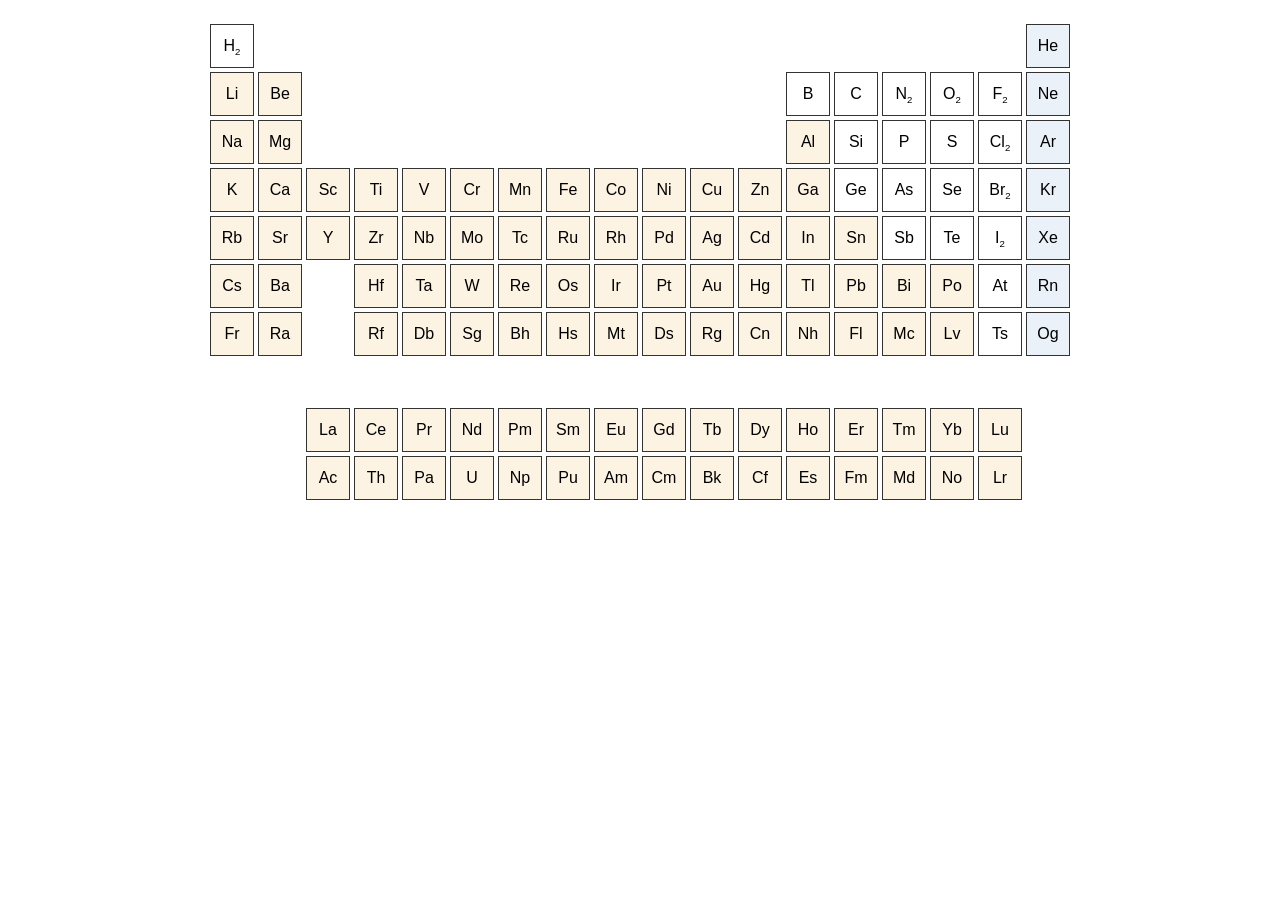
<file: index.html>
<!DOCTYPE html>
<html lang="en">
<head>
  <meta charset="UTF-8">
  <meta name="viewport" content="width=device-width, initial-scale=1.0">
  <title>Periodic Table</title>
  <link rel="stylesheet" href="style.css">
</head>
<body>
  <main>
    <div id="table" class="table"></div>
  </main>
  <script src="app.js"></script>
</body>
</html>
</file>
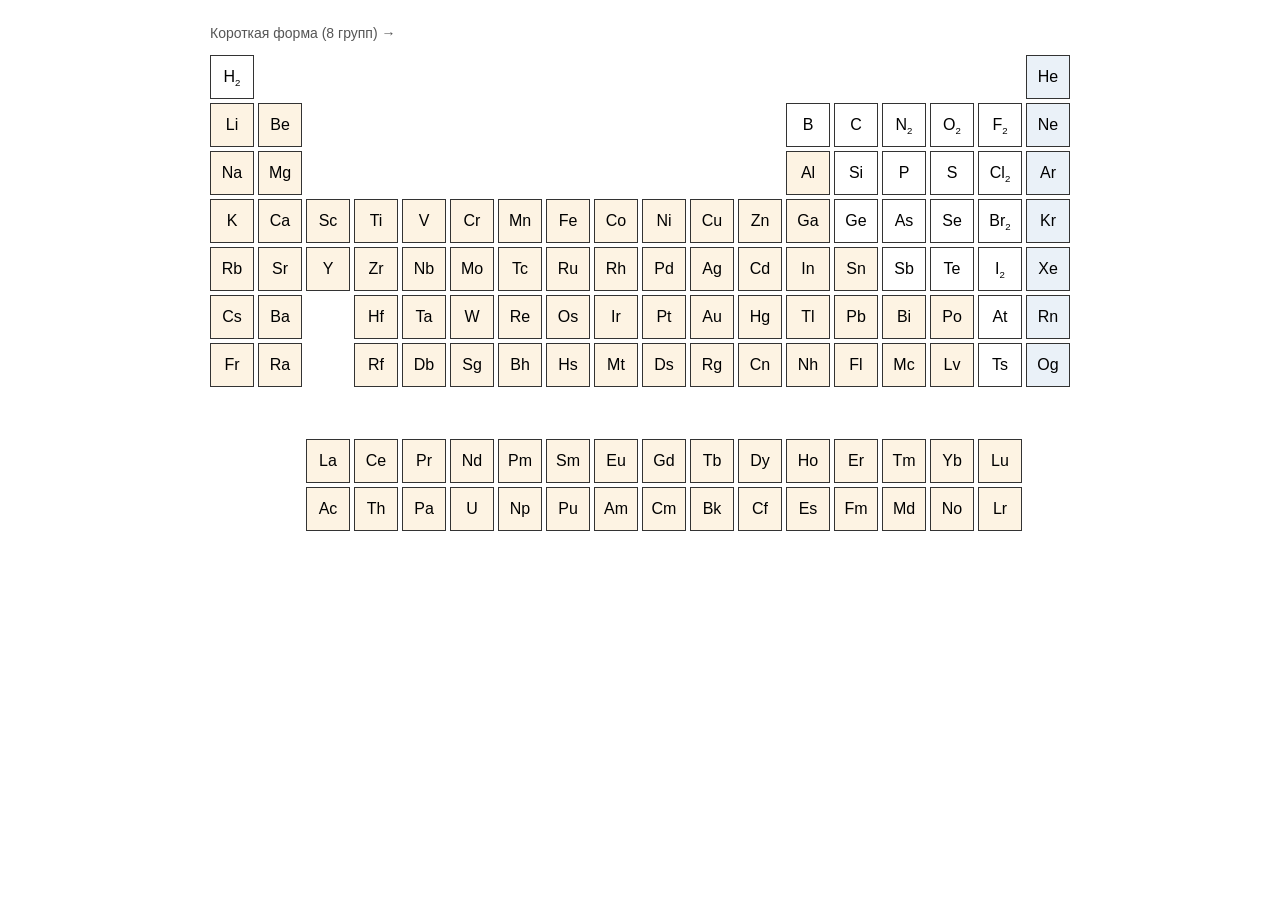
<file: backup/index.html>
<!DOCTYPE html>
<html lang="en">
<head>
  <meta charset="UTF-8">
  <meta name="viewport" content="width=device-width, initial-scale=1.0">
  <title>Periodic Table</title>
  <link rel="stylesheet" href="style.css">
</head>
<body>
  <main>
    <a class="table-link" href="short.html">Короткая форма (8 групп) →</a>
    <div id="table" class="table"></div>
  </main>
  <script src="app.js"></script>
</body>
</html>
</file>
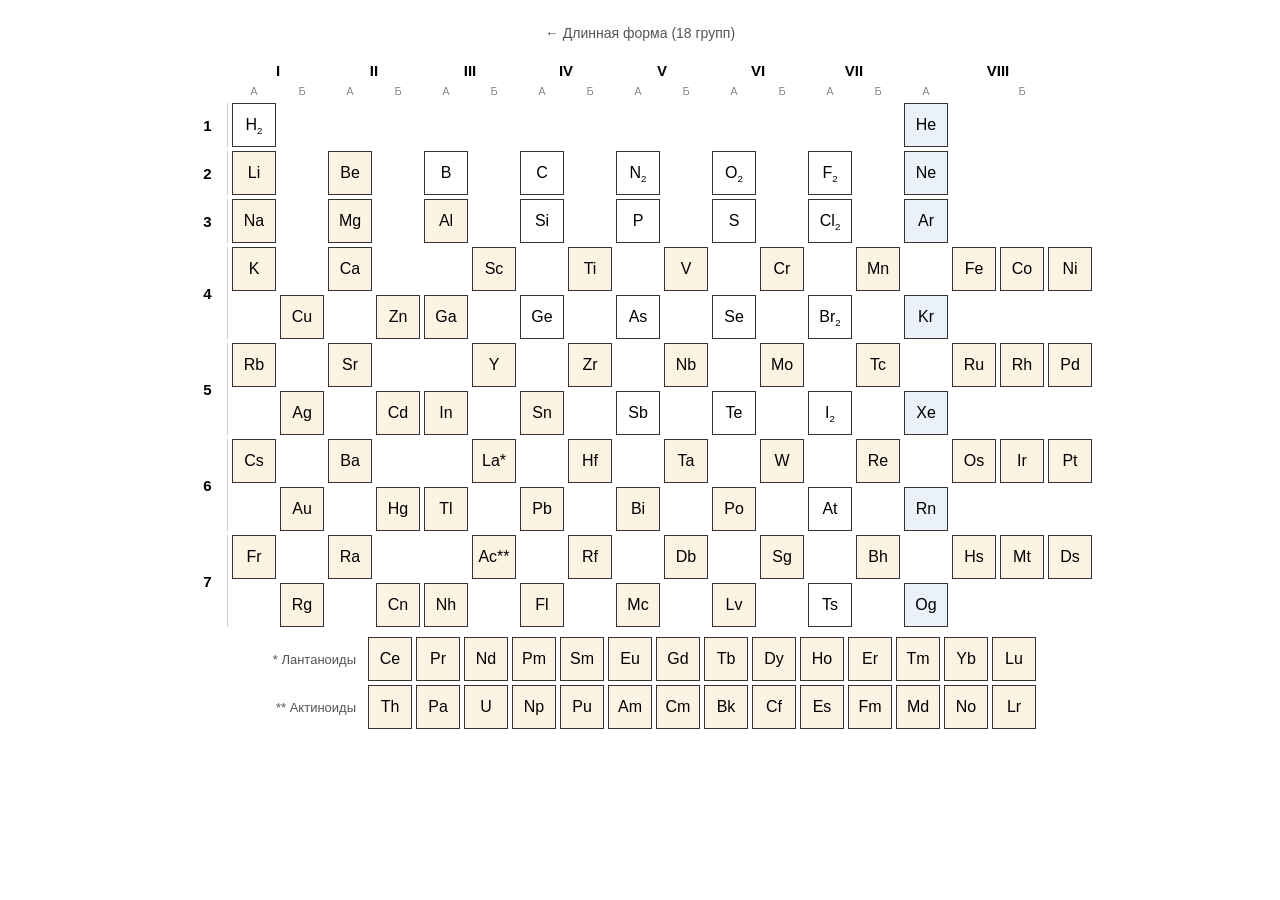
<file: short.html>
<!DOCTYPE html>
<html lang="ru">
<head>
  <meta charset="UTF-8">
  <meta name="viewport" content="width=device-width, initial-scale=1.0">
  <title>Периодическая таблица — короткая форма</title>
  <link rel="stylesheet" href="style.css">
</head>
<body>
  <main class="short-page">
    <a class="table-link" href="index.html">← Длинная форма (18 групп)</a>
    <div id="short" class="short"></div>
    <div id="series" class="series"></div>
  </main>
  <script src="short.js"></script>
</body>
</html>
</file>
<file: style.css>
* { box-sizing: border-box; }

body {
  margin: 0;
  padding: 24px;
  background: #ffffff;
  font-family: Arial, Helvetica, sans-serif;
  display: flex;
  justify-content: center;
}

/* ---------- Periodic table grid ---------- */

/* 18-column periodic-table grid. Each cell is a fixed square. */
.table {
  display: grid;
  grid-template-columns: repeat(18, 44px);
  grid-auto-rows: 44px;
  gap: 4px;
}

/* Cells are links now, but look the same. */
.cell {
  display: flex;
  align-items: center;
  justify-content: center;
  border: 1px solid #333;
  background: #fff;
  font-size: 16px;
  color: #000;
  text-decoration: none;
  cursor: pointer;
  user-select: none;
}

/* Metals get a faint warm tint so the metal / non-metal split is readable
   without shouting. Non-metals and metalloids stay white. */
.cell.metal { background: #fdf3e3; }

/* Noble gases: a faint cool tint, the cold counterpart of the warm metal
   sand — the group VIII А column reads at a glance without shouting. */
.cell.noble { background: #eaf1f8; }

/* Default: show the symbol. The atomic number is hidden. */
.cell .num { display: none; }

/* Diatomic simple substances (H₂ N₂ O₂ F₂ Cl₂ Br₂ I₂): a small index after the
   symbol. line-height: 0 keeps it out of the line box, so the letter stays
   vertically centred in the square exactly as before. */
.cell .sym sub { font-size: 0.6em; line-height: 0; }

/* On hover: hide the symbol, show the atomic number in its place. */
.cell:hover { background: #eeeeee; }
.cell.metal:hover { background: #f4e4c6; }
.cell.noble:hover { background: #cfe0f0; }
.cell:hover .sym { display: none; }
.cell:hover .num { display: inline; }

/* ---------- Short form (short.html) ---------- */

.short-page { text-align: center; }

/* A link that leads from one table to the other. */
.table-link {
  display: inline-block;
  margin-bottom: 14px;
  color: #555;
  font-size: 14px;
  text-decoration: none;
}

.table-link:hover { text-decoration: underline; }

/* One uniform lattice: column 1 = period numbers, then 18 equal columns —
   two per group (А | Б), four for group VIII (one А for the noble gases plus
   three Б for the triads). Every element sits in its own cell, so the spacing
   is the same everywhere. */
.short {
  display: grid;
  grid-template-columns: 40px repeat(18, 44px);
  grid-template-rows: 24px 16px repeat(11, 44px);
  gap: 4px;
  justify-content: center;
}

.short .ghead {
  display: flex;
  align-items: flex-end;
  justify-content: center;
  font-size: 15px;
  font-weight: bold;
  color: #000;
}

.short .gsub {
  display: flex;
  align-items: center;
  justify-content: center;
  font-size: 11px;
  color: #888;
}

.short .phead {
  display: flex;
  align-items: center;
  justify-content: center;
  font-size: 15px;
  font-weight: bold;
  color: #000;
  border-right: 1px solid #ccc;
}

.series .cell { width: 44px; height: 44px; }

/* Lanthanides / actinides, listed under the table. */
.series { margin-top: 10px; }

.series-row {
  display: flex;
  align-items: center;
  gap: 4px;
  margin-top: 4px;
  justify-content: center;
}

.series-label {
  width: 120px;
  text-align: right;
  padding-right: 8px;
  font-size: 13px;
  color: #555;
}

/* ---------- Single element page (/N.html) ---------- */

.element-page {
  max-width: 680px;
  margin: 0 auto;
  padding-top: 24px;
  text-align: center;
}

.element-page .back {
  display: inline-block;
  margin-bottom: 20px;
  color: #555;
  font-size: 14px;
  text-decoration: none;
}

.element-page .back:hover { text-decoration: underline; }

.element-head {
  font-size: 52px;
  font-weight: bold;
  color: #000;
}

/* Molecular index in the card header: 8. O₂ */
.element-head sub { font-size: 0.5em; }

.element-name-en {
  margin-top: 10px;
  font-size: 26px;
  color: #000;
}

.element-name-ru {
  margin-top: 4px;
  font-size: 20px;
  color: #555;
}

/* ---------- Extra properties on the element page ---------- */

.props {
  margin-top: 22px;
  line-height: 1.5;
}

.prop {
  margin-top: 12px;
  font-size: 16px;
}

.prop .k { color: #555; }
.prop .v { font-weight: bold; color: #000; }

/* Oxidation states: the whole list is normal weight, only the characteristic
   states are bold, so the eye picks them out of the row. */
.prop .ox { color: #000; }
.prop .ox b { font-weight: bold; }

.formula {
  margin-top: 6px;
  font-size: 18px;
  color: #000;
  word-break: break-word;
}

/* Super-/subscripts a touch smaller so the formula and the Ar label stay tidy. */
.formula sup,
.prop sup,
.prop sub { font-size: 0.65em; }

/* Graphical formula of the outer level: labelled subshells, each a little
   row of squares with up/down arrows. */
.diagram {
  margin-top: 10px;
  display: flex;
  flex-wrap: wrap;
  justify-content: center;
  align-items: center;
  gap: 18px;
}

.orb {
  display: inline-flex;
  align-items: center;
  gap: 6px;
}

.orb-label {
  font-size: 14px;
  color: #555;
}

.orb-boxes {
  display: inline-flex;
  gap: 4px;
}

.box {
  width: 32px;
  height: 32px;
  border: 1px solid #333;
  display: inline-flex;
  align-items: center;
  justify-content: center;
  font-size: 15px;
  letter-spacing: -1px;
}
</file>
<file: backup/style.css>
* { box-sizing: border-box; }

body {
  margin: 0;
  padding: 24px;
  background: #ffffff;
  font-family: Arial, Helvetica, sans-serif;
  display: flex;
  justify-content: center;
}

/* ---------- Periodic table grid ---------- */

/* 18-column periodic-table grid. Each cell is a fixed square. */
.table {
  display: grid;
  grid-template-columns: repeat(18, 44px);
  grid-auto-rows: 44px;
  gap: 4px;
}

/* Cells are links now, but look the same. */
.cell {
  display: flex;
  align-items: center;
  justify-content: center;
  border: 1px solid #333;
  background: #fff;
  font-size: 16px;
  color: #000;
  text-decoration: none;
  cursor: pointer;
  user-select: none;
}

/* Metals get a faint warm tint so the metal / non-metal split is readable
   without shouting. Non-metals and metalloids stay white. */
.cell.metal { background: #fdf3e3; }

/* Noble gases: a faint cool tint, the cold counterpart of the warm metal
   sand — the group VIII А column reads at a glance without shouting. */
.cell.noble { background: #eaf1f8; }

/* Default: show the symbol. The atomic number is hidden. */
.cell .num { display: none; }

/* Diatomic simple substances (H₂ N₂ O₂ F₂ Cl₂ Br₂ I₂): a small index after the
   symbol. line-height: 0 keeps it out of the line box, so the letter stays
   vertically centred in the square exactly as before. */
.cell .sym sub { font-size: 0.6em; line-height: 0; }

/* On hover: hide the symbol, show the atomic number in its place. */
.cell:hover { background: #eeeeee; }
.cell.metal:hover { background: #f4e4c6; }
.cell.noble:hover { background: #cfe0f0; }
.cell:hover .sym { display: none; }
.cell:hover .num { display: inline; }

/* ---------- Short form (short.html) ---------- */

.short-page { text-align: center; }

/* A link that leads from one table to the other. */
.table-link {
  display: inline-block;
  margin-bottom: 14px;
  color: #555;
  font-size: 14px;
  text-decoration: none;
}

.table-link:hover { text-decoration: underline; }

/* One uniform lattice: column 1 = period numbers, then 18 equal columns —
   two per group (А | Б), four for group VIII (one А for the noble gases plus
   three Б for the triads). Every element sits in its own cell, so the spacing
   is the same everywhere. */
.short {
  display: grid;
  grid-template-columns: 40px repeat(18, 44px);
  grid-template-rows: 24px 16px repeat(11, 44px);
  gap: 4px;
  justify-content: center;
}

.short .ghead {
  display: flex;
  align-items: flex-end;
  justify-content: center;
  font-size: 15px;
  font-weight: bold;
  color: #000;
}

.short .gsub {
  display: flex;
  align-items: center;
  justify-content: center;
  font-size: 11px;
  color: #888;
}

.short .phead {
  display: flex;
  align-items: center;
  justify-content: center;
  font-size: 15px;
  font-weight: bold;
  color: #000;
  border-right: 1px solid #ccc;
}

.series .cell { width: 44px; height: 44px; }

/* Lanthanides / actinides, listed under the table. */
.series { margin-top: 10px; }

.series-row {
  display: flex;
  align-items: center;
  gap: 4px;
  margin-top: 4px;
  justify-content: center;
}

.series-label {
  width: 120px;
  text-align: right;
  padding-right: 8px;
  font-size: 13px;
  color: #555;
}

/* ---------- Single element page (/N.html) ---------- */

.element-page {
  max-width: 680px;
  margin: 0 auto;
  padding-top: 24px;
  text-align: center;
}

.element-page .back {
  display: inline-block;
  margin-bottom: 20px;
  color: #555;
  font-size: 14px;
  text-decoration: none;
}

.element-page .back:hover { text-decoration: underline; }

.element-head {
  font-size: 52px;
  font-weight: bold;
  color: #000;
}

/* Molecular index in the card header: 8. O₂ */
.element-head sub { font-size: 0.5em; }

.element-name-en {
  margin-top: 10px;
  font-size: 26px;
  color: #000;
}

.element-name-ru {
  margin-top: 4px;
  font-size: 20px;
  color: #555;
}

/* ---------- Extra properties on the element page ---------- */

.props {
  margin-top: 22px;
  line-height: 1.5;
}

.prop {
  margin-top: 12px;
  font-size: 16px;
}

.prop .k { color: #555; }
.prop .v { font-weight: bold; color: #000; }

/* Oxidation states: the whole list is normal weight, only the characteristic
   states are bold, so the eye picks them out of the row. */
.prop .ox { color: #000; }
.prop .ox b { font-weight: bold; }

.formula {
  margin-top: 6px;
  font-size: 18px;
  color: #000;
  word-break: break-word;
}

/* Super-/subscripts a touch smaller so the formula and the Ar label stay tidy. */
.formula sup,
.prop sup,
.prop sub { font-size: 0.65em; }

/* Graphical formula of the outer level: labelled subshells, each a little
   row of squares with up/down arrows. */
.diagram {
  margin-top: 10px;
  display: flex;
  flex-wrap: wrap;
  justify-content: center;
  align-items: center;
  gap: 18px;
}

.orb {
  display: inline-flex;
  align-items: center;
  gap: 6px;
}

.orb-label {
  font-size: 14px;
  color: #555;
}

.orb-boxes {
  display: inline-flex;
  gap: 4px;
}

.box {
  width: 32px;
  height: 32px;
  border: 1px solid #333;
  display: inline-flex;
  align-items: center;
  justify-content: center;
  font-size: 15px;
  letter-spacing: -1px;
}
</file>
